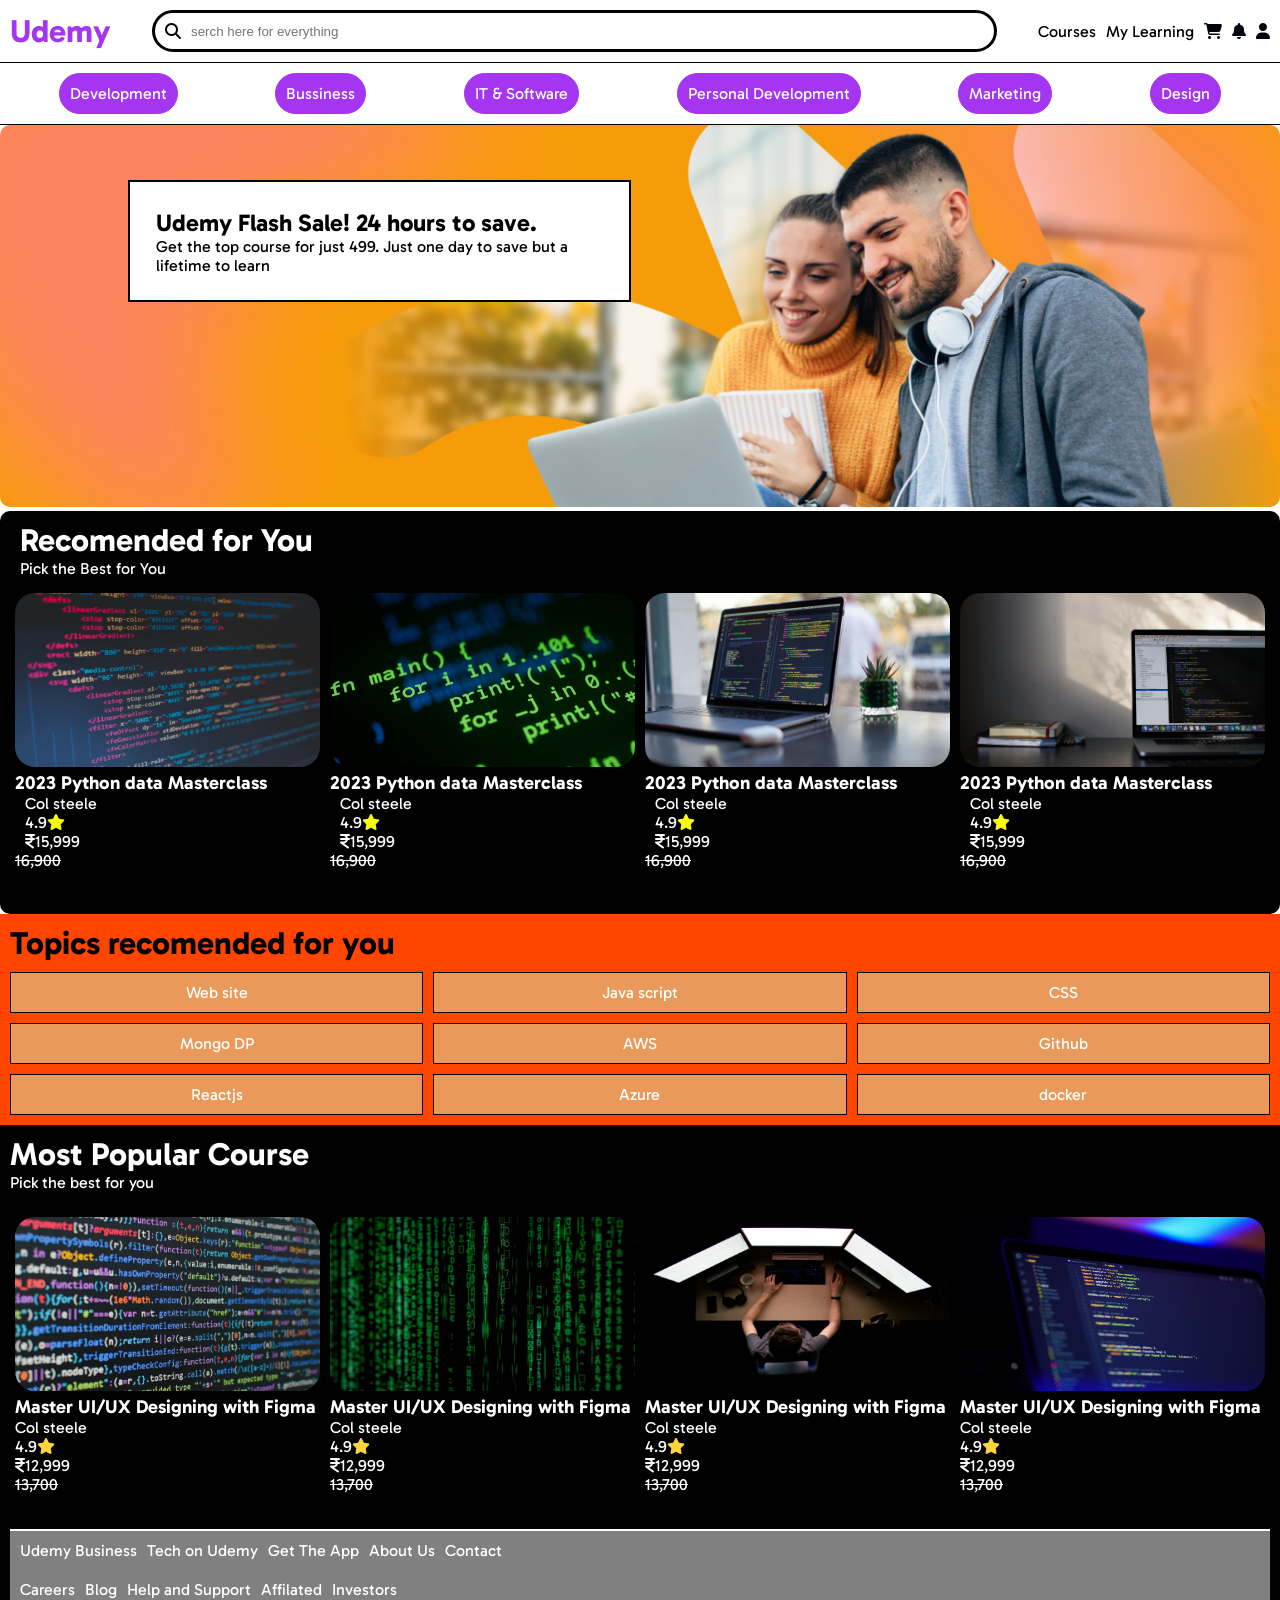
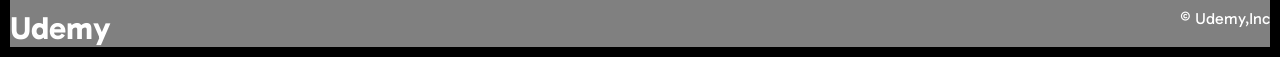
<file: index.html>
<!DOCTYPE html>
<html lang="en">
<head>
    <meta charset="UTF-8">
    <meta name="viewport" content="width=device-width, initial-scale=1.0">
    <title>Udemy</title>
    <link rel="stylesheet" href="style.css">
    <link rel="preconnect" href="https://fonts.googleapis.com">
<link rel="preconnect" href="https://fonts.gstatic.com" crossorigin>
<link href="https://fonts.googleapis.com/css2?family=Gabarito:wght@400..900&family=Young+Serif&display=swap" rel="stylesheet">
<link rel="stylesheet" href="https://cdnjs.cloudflare.com/ajax/libs/font-awesome/6.4.2/css/all.min.css" integrity="sha512-z3gLpd7yknf1YoNbCzqRKc4qyor8gaKU1qmn+CShxbuBusANI9QpRohGBreCFkKxLhei6S9CQXFEbbKuqLg0DA==" crossorigin="anonymous" referrerpolicy="no-referrer">
</head>
<body>
    <!--Nave bar-->
    <div class="navbar">
        <div class="navbar-s1">
       <h1 class="navbar-s1__title">Udemy</h1>
        </div>
        <div class="navbar-s2">
            <i class="fa-solid fa-magnifying-glass" style="color: rgb(0, 4, 10);"></i>
          <input type="text" placeholder="serch here for everything">
        </div>
        <div class="navbar-s3">
            <p>Courses</p>
            <!-- <p>My Learning</p> -->
             <div class="mylearing">
                <p>My Learning</p>
                <div class="mylearning__popup">
                    <p>You did not purchase anything yet</p>
                </div>
             </div>
     <i class="fa-solid fa-cart-shopping" style="color: rgb(0, 4, 10);"></i>  
      <i class="fa-solid fa-bell" style="color: rgb(0, 4, 10);"></i>
      <i class="fa-solid fa-user" style="color: rgb(0, 4, 10);"></i>    
    </div>
    </div>
    <!--catagaory-->
    <div class="cat">
        <p>Development</p>
        <p>Bussiness</p>
        <p>IT & Software</p>
        <P>Personal Development</P>
        <p>Marketing</p>
        <p>Design</p>
    </div>
    <!--img-->
    <div class="img">
        <img  src="img.jpg" alt="img.jpg">
        <div class="sale-image__offer">
            <h2>Udemy Flash Sale! 24 hours to save.</h2>
            <p>Get the top course for just 499. Just one day to save but a lifetime to learn</p>
        </div>
    </div>
    <!--recomended-->
    <div class="recommended">
        <h1 class="recommended__title">Recomended for You</h1>
        <p>Pick the Best for You</p>
        <div class="recommended__container">

       <div class="course-card">
        <img src="./c1.jpg">
        <h3>2023 Python data Masterclass</h3>
        <p>Col steele</p>
        <p>4.9<i class="fa-solid fa-star" style="color: rgb(249, 253, 5);"></i></p>
        <p><i class="fa-solid fa-indian-rupee-sign" style="color: rgb(252, 250, 250);"></i>15,999</p><del>16,900</del>
        </div>
        <div class="course-card">
        <img src="./c2.jpg">
        <h3>2023 Python data Masterclass</h3>
        <p>Col steele</p>
        <p>4.9<i class="fa-solid fa-star" style="color: rgb(249, 253, 5);"></i></p>
        <p><i class="fa-solid fa-indian-rupee-sign" style="color: rgb(252, 250, 250);"></i>15,999</p><del>16,900</del>
        </div>

        <div class="course-card">
        <img src="./c3.jpg">
        <h3>2023 Python data Masterclass</h3>
        <p>Col steele</p>
        <p>4.9<i class="fa-solid fa-star" style="color: rgb(249, 253, 5);"></i></p>
        <p><i class="fa-solid fa-indian-rupee-sign" style="color: rgb(252, 250, 250);"></i>15,999</p><del>16,900</del>
        </div>

        <div class="course-card">
        <img src="./c4.jpg">
        <h3>2023 Python data Masterclass</h3>
        <p>Col steele</p>
        <p>4.9<i class="fa-solid fa-star" style="color: rgb(249, 253, 5);"></i></p>
        <p><i class="fa-solid fa-indian-rupee-sign" style="color: rgb(252, 250, 250);"></i>15,999</p><del>16,900</del>
        </div>


    </div>
    </div>
    <!--TOPICS-->
    <div class="topic">
        <h1 class="topic__title">Topics recomended for you</h1>
        <div class="topic-container">
            <p>Web site</p>
            <p>Java script</p>
            <p>CSS</p>
            <p>Mongo DP</p>
            <p>AWS</p>
            <p>Github</p>
            <p>Reactjs</p>
            <p>Azure</p>
            <p>docker</p>
        </div>
    </div>
    <!--most populer-->
    <div class="popular">
        <h1 class="popular__title">Most Popular Course</h1>
        <p>Pick the best for you</p>
    <div class="popular-container">
        <div class="course-card">
        <img src="./c5.jpg">
        <h3>Master UI/UX Designing with Figma</h3>
        <p>Col steele</p>
        <p>4.9<i class="fa-solid fa-star" style="color: rgb(255, 212, 59);"></i></p>
        <p><i class="fa-solid fa-indian-rupee-sign" style="color: rgb(248, 248, 248);"></i>12,999</p><del>13,700</del>
        </div>
        <div class="course-card">
        <img src="./c6.jpg">
        <h3>Master UI/UX Designing with Figma</h3>
        <p>Col steele</p>
        <p>4.9<i class="fa-solid fa-star" style="color: rgb(255, 212, 59);"></i></p>
        <p><i class="fa-solid fa-indian-rupee-sign" style="color: rgb(248, 248, 248);"></i>12,999</p><del>13,700</del>
        </div>
        <div class="course-card">
        <img src="./c7.jpg">
        <h3>Master UI/UX Designing with Figma</h3>
        <p>Col steele</p>
        <p>4.9<i class="fa-solid fa-star" style="color: rgb(255, 212, 59);"></i></p>
        <p><i class="fa-solid fa-indian-rupee-sign" style="color: rgb(248, 248, 248);"></i>12,999</p><del>13,700</del>
        </div>
        <div class="course-card">
        <img src="./c8.jpg">
        <h3>Master UI/UX Designing with Figma</h3>
        <p>Col steele</p>
         <p>4.9<i class="fa-solid fa-star" style="color: rgb(255, 212, 59);"></i></p>
        <p><i class="fa-solid fa-indian-rupee-sign" style="color: rgb(248, 248, 248);"></i>12,999</p><del>13,700</del>
        </div>
    </div>
    <div class="footer">
        <div class="footer__one-s1">
            <p>Udemy Business</p>
            <p>Tech on Udemy</p>
            <p>Get The App</p>
            <p>About Us</p>
            <p>Contact</p>
         </div>

        <div class="footer__one-s2">
            <p>Careers</p>
            <P>Blog</P>
            <p>Help and Support</p>
            <p>Affilated</p>
            <p>Investors</p>
        </div>
        </div>
        <div class="footer__two">
            <h1>Udemy</h1>
            <p>&copy; Udemy,Inc</p>
        </div>
        
    </div>
</body>
</html>
</file>
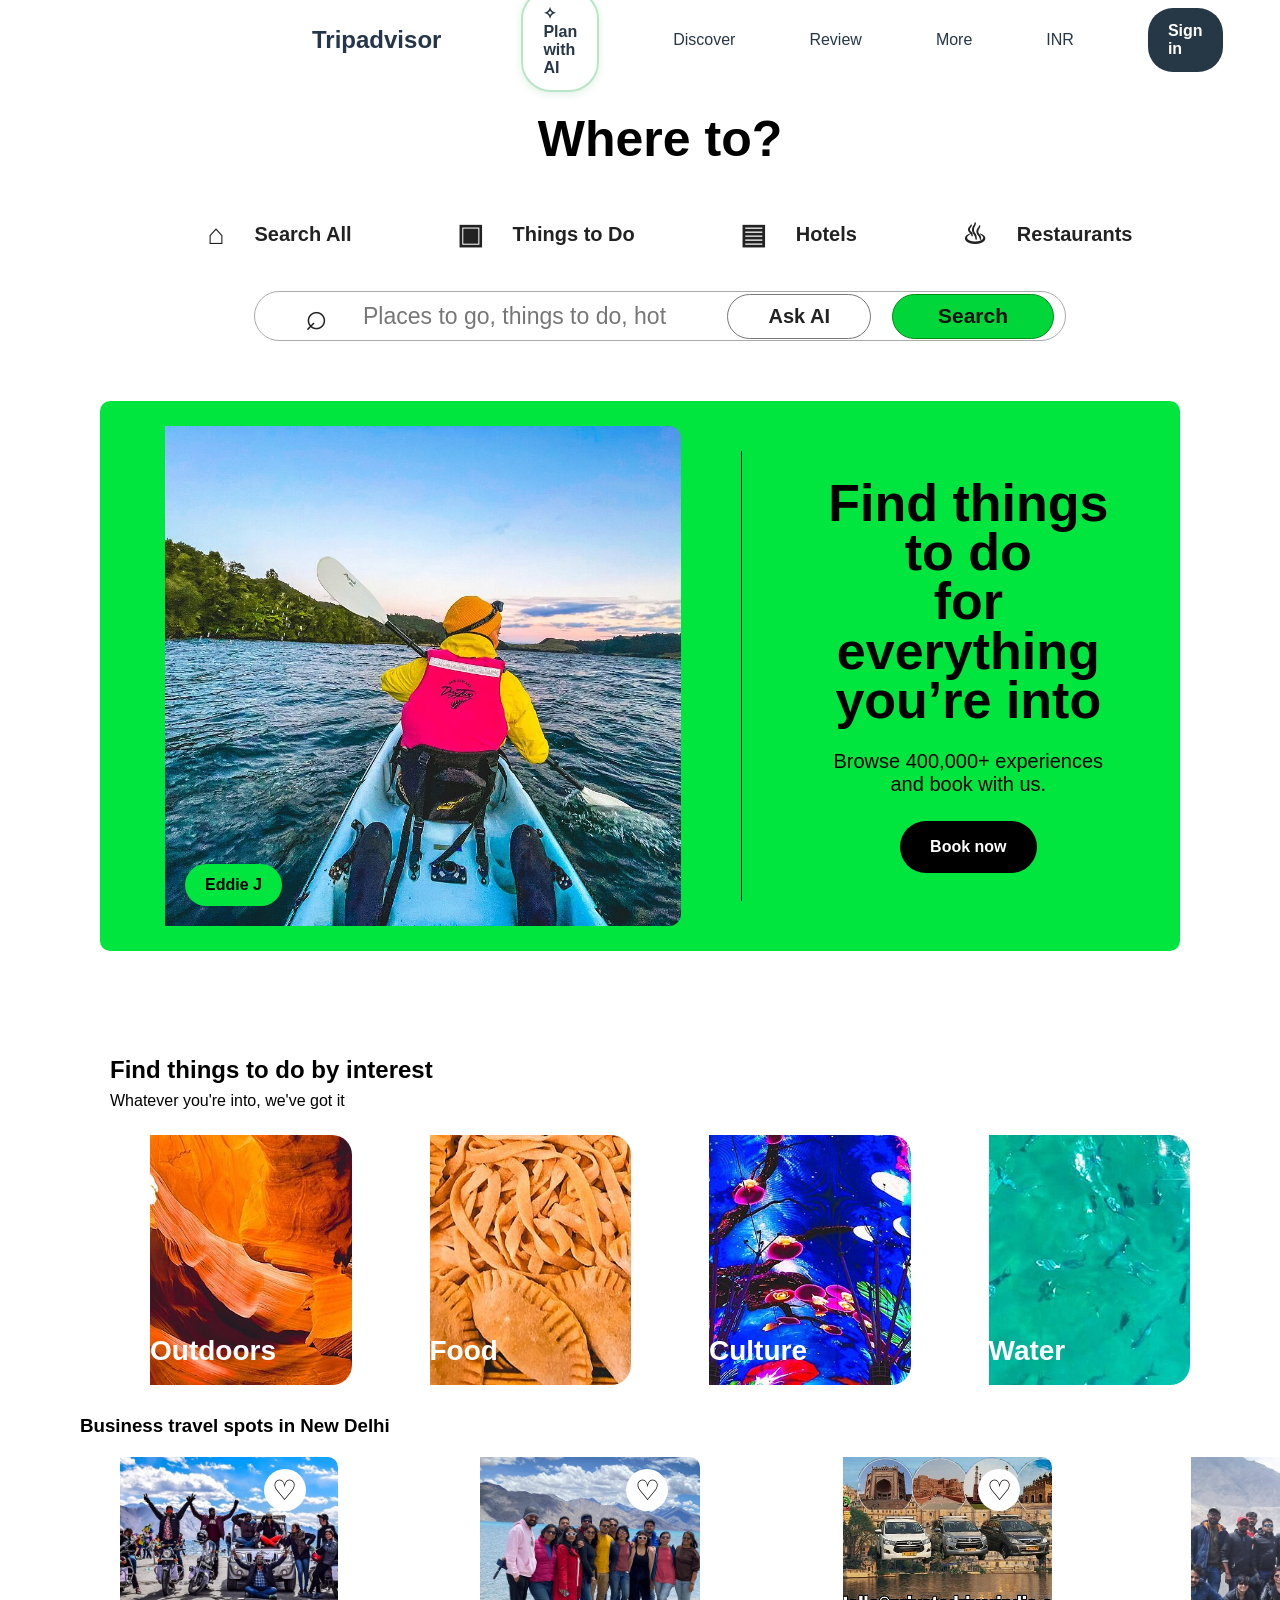
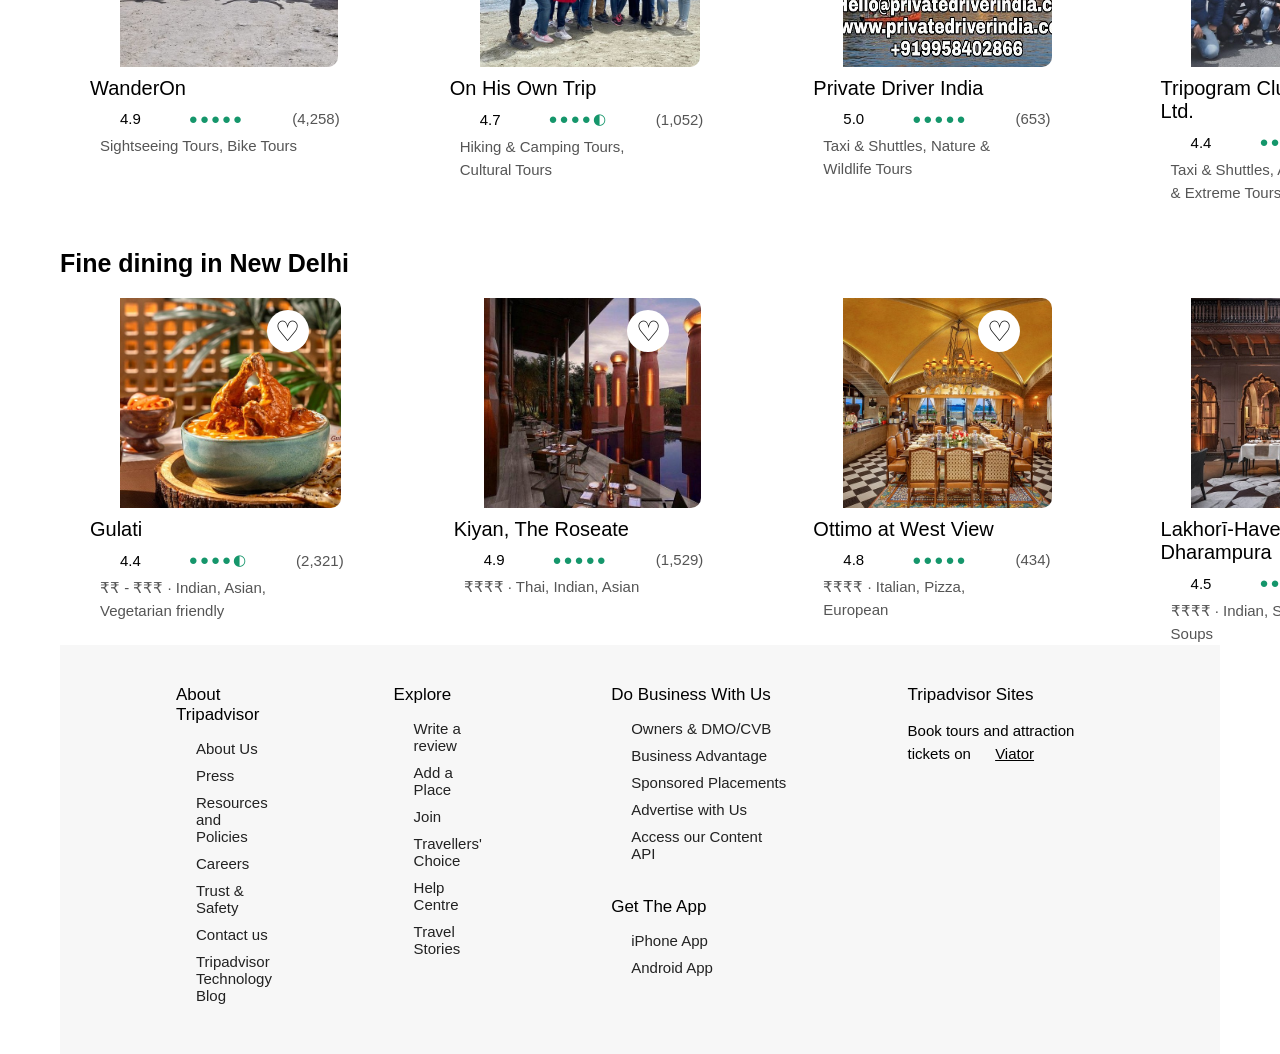
<file: animation/Trip adviser/trip.html>
<!DOCTYPE html>
<html lang="en">
<head>
    <meta charset="UTF-8">
    <meta name="viewport" content="width=device-width, initial-scale=1.0">
    <title>Tripadvisor</title>
    <link rel="stylesheet" href="style.css">
    <link rel="preconnect" href="https://fonts.googleapis.com">
</head>
<body>

    <nav class="navbar">

        <!-- Logo -->
        <div class="tripadvisor-logo">
    <div class="owl-logo">
        <div class="owl-eye">
            <span></span>
        </div>
        <div class="owl-eye">
            <span></span>
        </div>
    </div>

    <span class="tripadvisor-text">Tripadvisor</span>
</div>

        <!-- Navigation -->
        <div class="nav-links">

            <a href="#" class="ai-button">
                ✧ &nbsp; Plan with AI
            </a>

            <a href="#">Discover</a>

            <a href="#">Review</a>

            <a href="#">More</a>

            <span class="currency">INR</span>

            <a href="#" class="signin">Sign in</a>

        </div>

    </nav>
<section class="search-section">

    <h1>Where to?</h1>

    <div class="tabs">
        <div class="tab active">
            <span>⌂</span>
            <p>Search All</p>
        </div>

        <div class="tab">
            <span>▣</span>
            <p>Things to Do</p>
        </div>

        <div class="tab">
            <span>▤</span>
            <p>Hotels</p>
        </div>

        <div class="tab">
            <span>♨</span>
            <p>Restaurants</p>
        </div>
    </div>

    <div class="search-box">

        <div class="search-input">
            <span class="search-icon">⌕</span>
            <input
                type="text"
                placeholder="Places to go, things to do, hotels..."
            >
        </div>

        <button class="ask-ai">Ask AI</button>

        <button class="search-btn">Search</button>

    </div>

</section>
<!-- Next Section -->
<div class="experience-section">

    <div class="experience-image">
        <img src="caption(2).jpg" alt="Kayaking">

        <div class="image-name">Eddie J</div>
    </div>

    <div class="experience-divider"></div>

    <div class="experience-content">

        <h1>
            Find things to do<br>
            for everything<br>
            you’re into
        </h1>

        <p>
            Browse 400,000+ experiences and book with us.
        </p>

        <button>Book now</button>

    </div>
</section>
</div>
<!-- Find things to do by interest -->
<section class="interest-section">
    <h2>Find things to do by interest</h2>
    <p>Whatever you're into, we've got it</p>

    <div class="interest-container">

        <div class="interest-card">
            <img src="c1jpg.jpg" alt="Outdoors">
            <h3>Outdoors</h3>
        </div>

        <div class="interest-card">
            <img src="c2.jpg" alt="Food">
            <h3>Food</h3>
        </div>

        <div class="interest-card">
            <img src="c3.jpg" alt="Culture">
            <h3>Culture</h3>
        </div>

        <div class="interest-card">
            <img src="c4.jpg" alt="Water">
            <h3>Water</h3>
        </div>

    </div>
</section>
<div class="adventure">
<h3>Business travel spots in New Delhi</h3>
</div>
<div class="adventure-container">

    <div class="adventure-card">
        <div class="image-box">
            <img src="s1.jpg" alt="WanderOn">
            <button class="heart">♡</button>
        </div>

        <h3>WanderOn</h3>

        <div class="rating">
            <span>4.9</span>
            <span class="dots">●●●●●</span>
            <span>(4,258)</span>
        </div>

        <p>Sightseeing Tours, Bike Tours</p>
    </div>

    <!-- Card 2 -->
    <div class="adventure-card">
        <div class="image-box">
            <img src="s2.jpg" alt="On His Own Trip">
            <button class="heart">♡</button>
        </div>

        <h3>On His Own Trip</h3>

        <div class="rating">
            <span>4.7</span>
            <span class="dots">●●●●◐</span>
            <span>(1,052)</span>
        </div>

        <p>Hiking &amp; Camping Tours, Cultural Tours</p>
    </div>

    <!-- Card 3 -->
    <div class="adventure-card">
        <div class="image-box">
            <img src="s3.jpg" alt="Private Driver India">
            <button class="heart">♡</button>
        </div>

        <h3>Private Driver India</h3>

        <div class="rating">
            <span>5.0</span>
            <span class="dots">●●●●●</span>
            <span>(653)</span>
        </div>

        <p>Taxi &amp; Shuttles, Nature &amp; Wildlife Tours</p>
    </div>

    <!-- Card 4 -->
    <div class="adventure-card">
        <div class="image-box">
            <img src="s4.jpg" alt="Tripogram Club Pvt. Ltd.">
            <button class="heart">♡</button>
        </div>

        <h3>Tripogram Club Pvt. Ltd.</h3>

        <div class="rating">
            <span>4.4</span>
            <span class="dots">●●●●◐</span>
            <span>(359)</span>
        </div>

        <p>Taxi &amp; Shuttles, Adrenaline &amp; Extreme Tours</p>
    </div>

</div>

<!-- Fine Dining Section -->

<h2>Fine dining in New Delhi</h2>

<div class="adventure-container">

    <!-- Card 1 -->
    <div class="adventure-card">
        <div class="image-box">
            <img src="f1.jpg" alt="Gulati">
            <button class="heart">♡</button>
        </div>

        <h3>Gulati</h3>

        <div class="rating">
            <span>4.4</span>
            <span class="dots">●●●●◐</span>
            <span>(2,321)</span>
        </div>

        <p>₹₹ - ₹₹₹ · Indian, Asian, Vegetarian friendly</p>
    </div>


    <!-- Card 2 -->
    <div class="adventure-card">
        <div class="image-box">
            <img src="f2.jpg" alt="Kiyan, The Roseate">
            <button class="heart">♡</button>
        </div>

        <h3>Kiyan, The Roseate</h3>

        <div class="rating">
            <span>4.9</span>
            <span class="dots">●●●●●</span>
            <span>(1,529)</span>
        </div>

        <p>₹₹₹₹ · Thai, Indian, Asian</p>
    </div>


    <!-- Card 3 -->
    <div class="adventure-card">
        <div class="image-box">
            <img src="f3.jpg" alt="Ottimo at West View">
            <button class="heart">♡</button>
        </div>

        <h3>Ottimo at West View</h3>

        <div class="rating">
            <span>4.8</span>
            <span class="dots">●●●●●</span>
            <span>(434)</span>
        </div>

        <p>₹₹₹₹ · Italian, Pizza, European</p>
    </div>


    <!-- Card 4 -->
    <div class="adventure-card">
        <div class="image-box">
            <img src="f4.jpg" alt="Lakhorī-Haveli Dharampura">
            <button class="heart">♡</button>
        </div>

        <h3>Lakhorī-Haveli Dharampura</h3>

        <div class="rating">
            <span>4.5</span>
            <span class="dots">●●●●◐</span>
            <span>(292)</span>
        </div>

        <p>₹₹₹₹ · Indian, Street Food, Soups</p>
    </div>
</div>
<!-- Footer Top Continuation -->

<div class="footer-top">

    <!-- About Tripadvisor -->
    <div class="footer-column">
        <h3>About Tripadvisor</h3>

        <a href="#">About Us</a>
        <a href="#">Press</a>
        <a href="#">Resources and Policies</a>
        <a href="#">Careers</a>
        <a href="#">Trust &amp; Safety</a>
        <a href="#">Contact us</a>
        <a href="#">Tripadvisor Technology Blog</a>
    </div>


    <!-- Explore -->
    <div class="footer-column">
        <h3>Explore</h3>

        <a href="#">Write a review</a>
        <a href="#">Add a Place</a>
        <a href="#">Join</a>
        <a href="#">Travellers' Choice</a>
        <a href="#">Help Centre</a>
        <a href="#">Travel Stories</a>
    </div>


    <!-- Do Business With Us -->
    <div class="footer-column">
        <h3>Do Business With Us</h3>

        <a href="#">Owners &amp; DMO/CVB</a>
        <a href="#">Business Advantage</a>
        <a href="#">Sponsored Placements</a>
        <a href="#">Advertise with Us</a>
        <a href="#">Access our Content API</a>

        <h3 class="get-app">Get The App</h3>

        <a href="#">iPhone App</a>
        <a href="#">Android App</a>
    </div>


    <!-- Tripadvisor Sites -->
    <div class="footer-column">
        <h3>Tripadvisor Sites</h3>

        <p>
            Book tours and attraction tickets on
            <u>Viator</u>
        </p>
    </div>

</div>
</file>
<file: style.css>
*{
    padding: 0px;
    margin: 0px;
}
body{
   font-family:'gabarito',sans-serif;
}



.navbar{
    display: flex;
    justify-content: space-between;
    padding: 10px;
    border-bottom: solid black 1px;
    gap:10px;
    align-items: center;
    position:sticky;
    top:0;
    background-color: white;  
    z-index: 1;
}
.navbar-s1__title{
    color:#A435f0;
}
.navbar-s2{
    padding: 10px;
    width:65%;
    border:solid black;
    border-radius: 70px;
    display: flex;
    gap:10px;
    align-items: center;
}
.navbar-s2 input{
    border: none;
    width: 100%;
    align-items: center;
    background-color: transparent;
}
.navbar-s2 input:focus{
    border:none;
}
.navbar-s3{
      display: flex;
      gap: 10px; 
      align-items: center;
     
}
/* my learning popup*/
.mylearing
{
    position:relative;
    cursor: pointer;
}

 .mylearning__popup 
 {
    position:absolute;
    background-color: white;
    border:solid black 1px;
    width:100px;
    top:150%;
    padding:20px;
    right:0px;
    display: none;
 }
 .mylearing:hover .mylearning__popup{
    display: block;
 }
.cat{
    display: flex;
    padding: 10px;
    justify-content:space-around;
    border-bottom: solid black 1px;
    
}
.cat p{
    background-color: #A435f0;
    color:white;
    border-radius: 50px;
    padding: 10px;
    cursor: pointer;
    border: solid #A435f0 1px ;
}

.cat p:hover{
    transition: 0.5s;
    background-color: transparent;
    color: black;
    border: solid #A435f0 1px ;
}
.sale-image{
    position: relative;
}
.img img{
    width: 100%;
    border-radius: 10px;
}
.sale-image__offer{
    width:35%;
    border:solid black 2px ;
    background-color: white;
    padding: 2%;
    position: absolute;
    top:20%;
    left:10%; 
    animation-name: zoom;
    animation-duration: 2s;
    opacity: 0;
    animation-fill-mode: forwards;
}
@keyframes zoom{
    0%{
        transform: scale(0);
        opacity: 0;
    }
    100%{
        transform: scale(1);
        opacity: 1;
    }
}
.recommended h1{
    margin-left: 10px;
}
.recommended p{
    margin-left: 10px;
}
.recommended{
    padding: 10px;
    color:white;
    background-color: black;
    border-radius: 10px;
  
    
}
.recommended__container{
    display: flex;
    justify-content: space-between;
    flex-wrap: wrap ;
}
.course-card{
   flex-grow: 1;
   flex-basis: 20%;
   margin: 5px;
    
}
.course-card img{
    width: 100%;
    height: 55%;
    margin-top: 10px;
    border-radius: 20px;
}
.topic{
    padding: 10px;
    background-color:orangered;
      
}
.topic-container{
    display: flex;
    flex-wrap: wrap;
    gap: 10px;
    margin-top: 10px;
    color: black;
    background-color:orangered;

}
.topic-container p{
    padding:10px;
    flex-grow: 1;
    flex-basis: 25%;
    text-align: center;
    border: solid black 1px;
    color:white;
    background-color: #E99A5B;
}
.popular{
    padding: 10px;
    color:white;
    background-color: black;
}
.popular-container{
    display: flex;
    justify-content: space-between;
    flex-wrap: wrap;
    margin-top: 10px;
    background-color: black;
    border-bottom: solid white 2px;
}   
.footer{
    background-color: gray;
}
.footer__one-s1{
    padding: 10px;
    display: flex;
    background-color: grey;
    color: white;
    gap: 10px;
   
}
.footer__one-s2{
 padding: 10px;
    display: flex;
    background-color: gray;
    color: white;
    gap: 10px;
}
.footer__two{
    display: flex;    
    justify-content: space-between;
    background-color: gray;
    color: white;
}

@media screen and (max-width:800px) {
    body{
        font-size: 10px;
    }
}
@media screen and (max-width:600px) {
    .course-card{
        flex-basis: 40%;
    }
}
</file>
<file: animation/Trip adviser/style.css>
* {
    margin: 0;
    padding: 0;
    box-sizing: border-box;
}
body {
    font-family: Arial, Helvetica, sans-serif;
    background: #ffffff;
}
*{
    margin-left: 20px;
    margin-right: 20px;
}
.navbar {
    width: 100%;
    height: 80px;

    display: flex;
    align-items: center;
    justify-content: space-between;

    padding: 0 7%;

    background-color: white;
}

/* Tripadvisor Logo */

.tripadvisor-logo {
    display: flex;
    align-items: center;
    gap: 8px;
    width: fit-content;
}

.tripadvisor-text {
    font-family: Arial, sans-serif;
    font-size: 24px;
    font-weight: 700;
    color: #26364a;
}

.nav-links {
    display: flex;
    align-items: center;
    gap: 34px;
}

.nav-links a {
    text-decoration: none;
    color: #263746;
    font-size: 16px;
    font-weight: 500;
    font:bolder;
}

.nav-links a:hover {
    color: #000;
}

/* Plan with AI */

.ai-button {
    padding: 13px 20px;

    border: 2px solid #b9e5c7;
    border-radius: 30px;

    box-shadow: 0 2px 8px rgba(100, 180, 120, 0.2);

    font-weight: 600 !important;
}

/* Icons */

.icon,
.globe,
.currency {
    color: #263746;
    font-size: 18px;
}

.currency {
    font-size: 16px;
    font-weight: 500;
}

/* Sign In */

.signin {
    background-color: #263746;
    color: white !important;

    padding: 14px 20px;

    border-radius: 25px;

    font-weight: 600 !important;
}

.signin:hover {
    background-color: #182630;
}
.search-section {
    width: 100%;
    padding: 30px 20px;
    box-sizing: border-box;
}

.search-section h1 {
    text-align: center;
    font-size: 50px;
    font-weight: 800;
    margin-bottom: 50px;
    color:black;
}

/* Tabs */
.tabs {
    display: flex;
    justify-content: center;
    align-items: center;
    gap: 45px;
    margin-bottom: 25px;
}

.tab {
    display: flex;
    align-items: center;
    gap: 10px;
    font-size: 20px;
    font-weight: 600;
    color: #222;
    padding-bottom: 15px;
}

.tab span {
    font-size: 28px;
}

.tab p {
    margin: 0;
}

/* Search Box */

.search-box {
    width: 70%;
    max-width: 1450px;
    height: 50px;
    margin: auto;

    border: 1px solid #aaa;
    border-radius: 55px;

    display: flex;
    align-items: center;
    padding: 8px 15px 8px 30px;
    box-sizing: border-box;
    padding: 10px;
    padding-top: 10px;
    padding-bottom: 10px;
    background: white;
}

/* Input */
.search-input {
    flex: 1;
    display: flex;
    align-items: center;
    justify-content:space-between;
}

.search-icon {
    font-size: 38px;
    margin-right: 15px;
    color: #222;
}

.search-input input {
    width: 100%;
    border: none;
    outline: none;

    font-size: 23px;
    color: #333;
}

.search-input input::placeholder {
    color: #777;
}

/* Ask AI Button */
.ask-ai {
    height: 45px;
    padding:0 40px;
    
    

    border: 1px solid #777;
    border-radius: 45px;

    background: white;
    color: #222;

    font-size: 20px;
    font-weight: 600;

    cursor: pointer;
}

/* Search Button */
.search-btn {
    height: 45px;
    padding: 0 45px;
    margin-right: 1px;
    margin-left: 1px;
    border: 1px solid #008f16;
    border-radius: 45px;

    background: #00d639;
    color: #111;

    font-size: 21px;
    font-weight: 600;

    cursor: pointer;
}

.search-btn:hover {
    background: #00c832;
}
.experience-section {
    width: 90%;
    height: 550px;
    margin: 30px auto;
    background-color: #00e63f;
    border-radius: 10px;
    display: flex;
    align-items: center;
    padding: 25px;
}

.experience-image {
    width: 52%;
    height: 500px;
    position: relative;
    overflow: hidden;
    border-radius: 12px;
}

.experience-image img {
    width: 100%;
    height: 100%;
    object-fit: cover;
}

.image-name {
    position: absolute;
    bottom: 20px;
    left: 20px;
    background-color: #00e63f;
    padding: 12px 20px;
    border-radius: 25px;
    font-weight: bold;
}

.experience-divider {
    width: 1px;
    height: 90%;
    background-color: black;
    margin: 0 40px;
}

.experience-content {
    flex: 1;
    text-align: center;
}

.experience-content h1 {
    font-size: 52px;
    line-height: 0.95;
    margin-bottom: 25px;
    color: black;
}

.experience-content p {
    font-size: 20px;
    margin-bottom: 25px;
}

.experience-content button {
    background-color: black;
    color: white;
    border: none;
    padding: 17px 30px;
    border-radius: 30px;
    font-size: 16px;
    font-weight: bold;
}
/* Find things to do by interest */
.interest-section {
    padding: 30px ;
}

.interest-section h2 {
    font-size: 24px;
    margin-bottom: 8px;
}

.interest-section p {
    font-size: 16px;
    margin-bottom: 25px;
}

.interest-container {
    display: flex;
    gap: 18px;
    width: 100%;
}

.interest-card {
    position: relative;
    width: 25%;
    height: 250px;
    border-radius: 20px;
    overflow: hidden;
}

.interest-card img {
    width: 100%;
    height: 100%;
    object-fit: cover;
    display: block;
}

.interest-card::after {
    content: "";
    position: absolute;
    bottom: 0;
    left: 0;
    width: 100%;
    height: 45%;
}

.interest-card h3 {
    position: absolute;
    bottom: 18px;
    left: 20px;
    z-index: 2;
    color: white;
    font-size: 28px;
    margin: 0;
}
.adventure-container {
    display: grid;
    grid-template-columns: repeat(4, 1fr);
    gap: 20px;
    width: 100%;
    margin-top: 20px;
}

.adventure-card {
    width: 70%;
    font-family: Arial, sans-serif;
}

.image-box {
    position: relative;
    width: 100%;
    height: 210px;
    border-radius: 10px;
    overflow: hidden;
}

.image-box img {
    width: 100%;
    height: 100%;
    object-fit: cover;
    display: block;
}

.heart {
    position: absolute;
    top: 12px;
    right: 12px;
    width: 42px;
    height: 42px;
    border: none;
    border-radius: 50%;
    background: white;
    font-size: 28px;
    cursor: pointer;
}

.adventure-card h3 {
    font-size: 20px;
    font-weight: 500;
    margin: 10px  8px;
    margin-left: 10px;
}

.rating {
    display: flex;
    align-items: center;
    gap: 8px;
    font-size: 15px;
}

.dots {
    color: #15966b;
    letter-spacing: 2px;
}

.rating span:last-child {
    color: #555;
}

.adventure-card p {
    font-size: 15px;
    color: #555;
    line-height: 1.4;
    margin-top: 10px;
    
}

h2 {
    font-size: 25px;
    margin-top: 45px;
    margin-bottom: 20px;
    font-family: Arial, sans-serif;
}

.adventure-card p {
    font-size: 15px;
    color: #555;
    line-height: 1.5;
    margin-top: 8px;
}
.footer-top {
    display: grid;
    grid-template-columns: 1fr 1fr 1.5fr 1.5fr;
    gap: 60px;
    padding: 40px 8%;
    background-color: #f7f7f7;
}

.footer-column {
    display: flex;
    flex-direction: column;
}

.footer-column h3 {
    font-size: 17px;
    font-weight: 500;
    margin: 0 0 15px;
}

.footer-column a {
    color: #222;
    text-decoration: none;
    font-size: 15px;
    margin-bottom: 10px;
}

.footer-column a:hover {
    text-decoration: underline;
}

.footer-column p {
    font-size: 15px;
    margin: 0;
    line-height: 1.5;
}

.footer-column p u {
    cursor: pointer;
}

.get-app {
    margin-top: 25px !important;
}
@keyframes identifier {
        }
</file>
